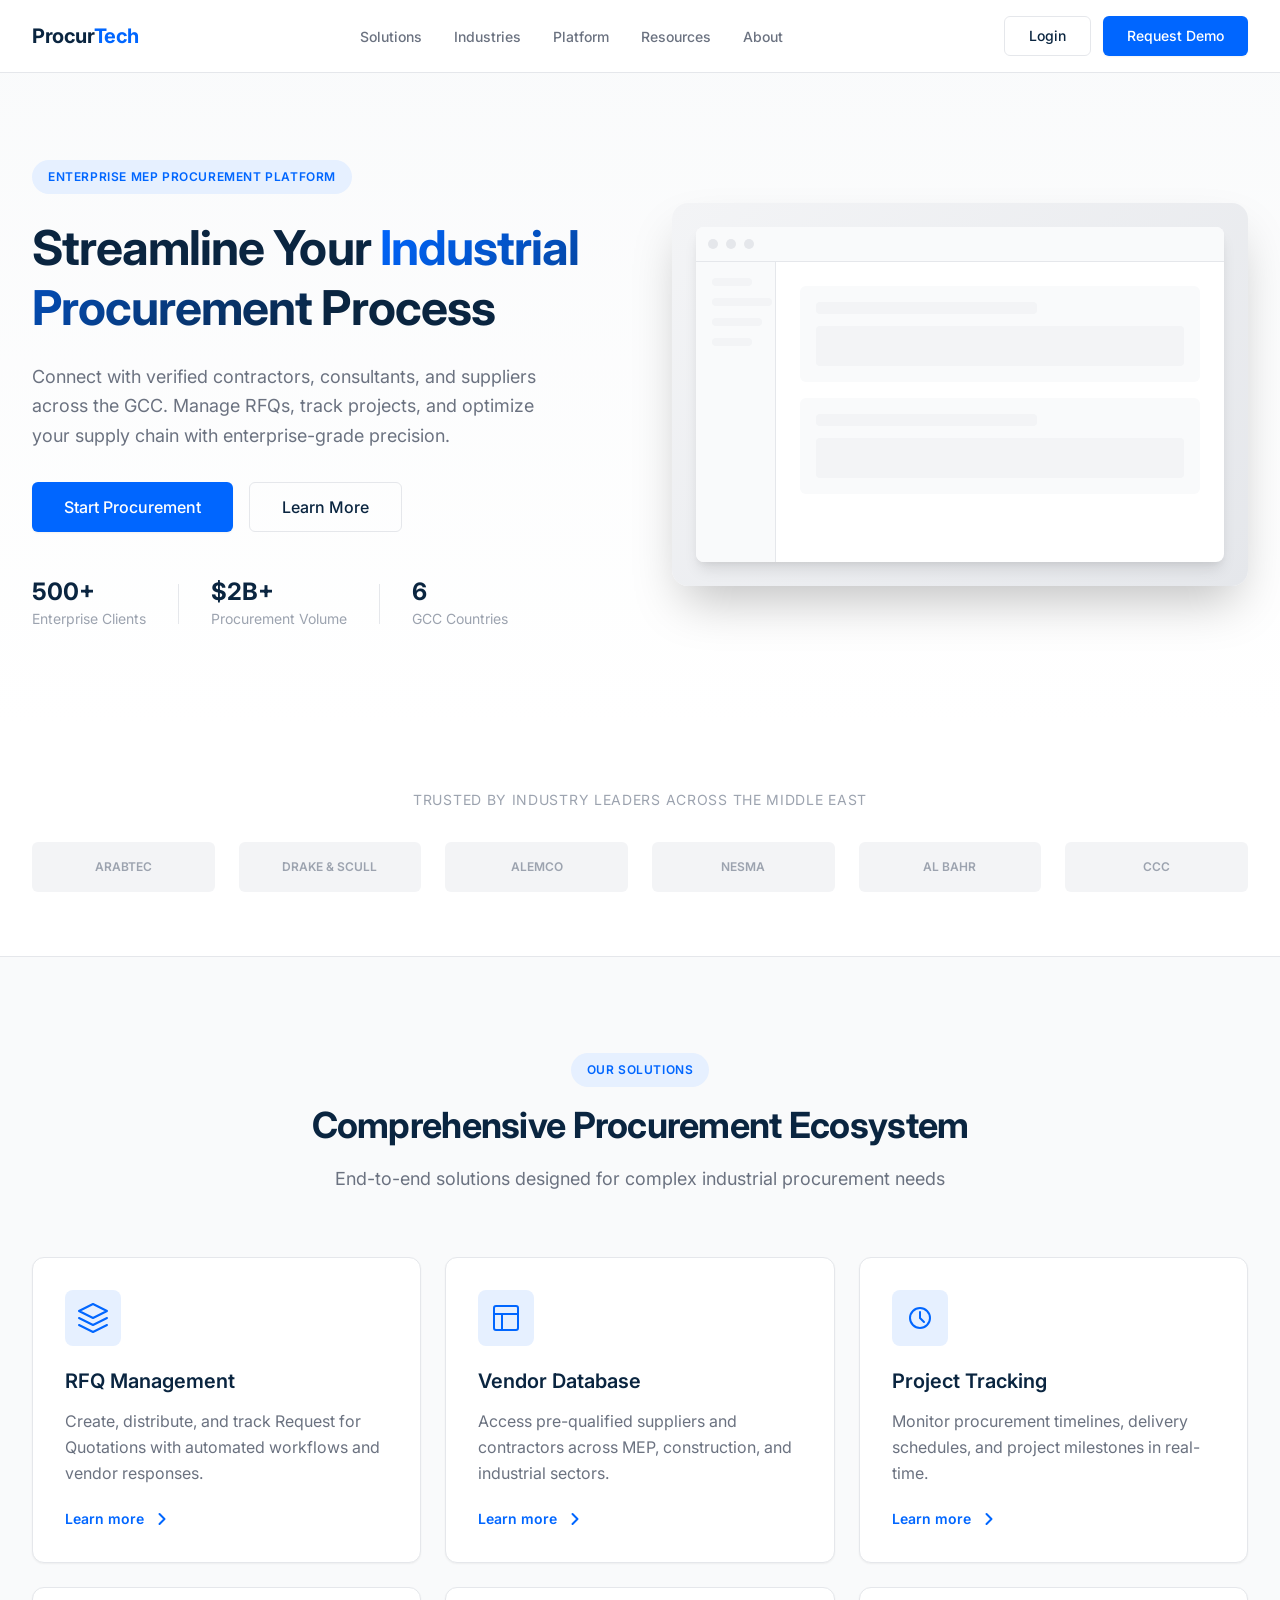
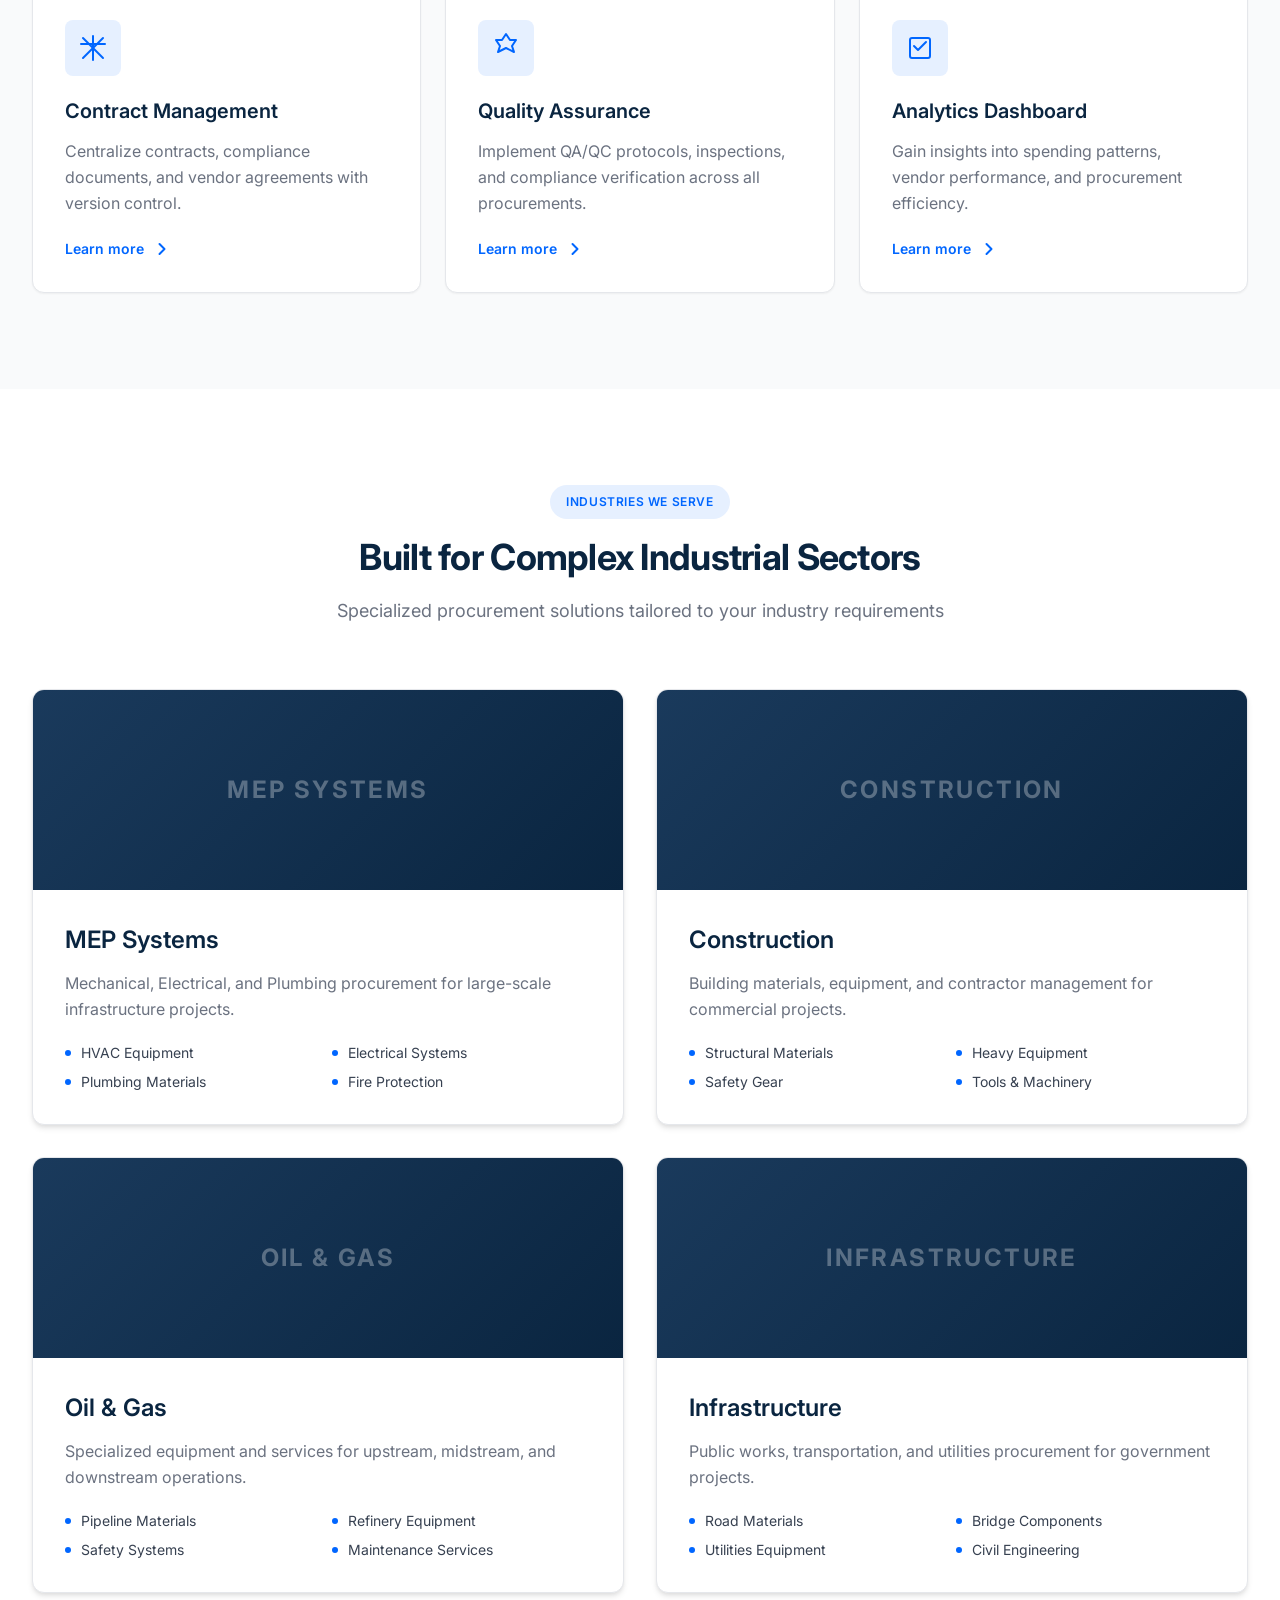
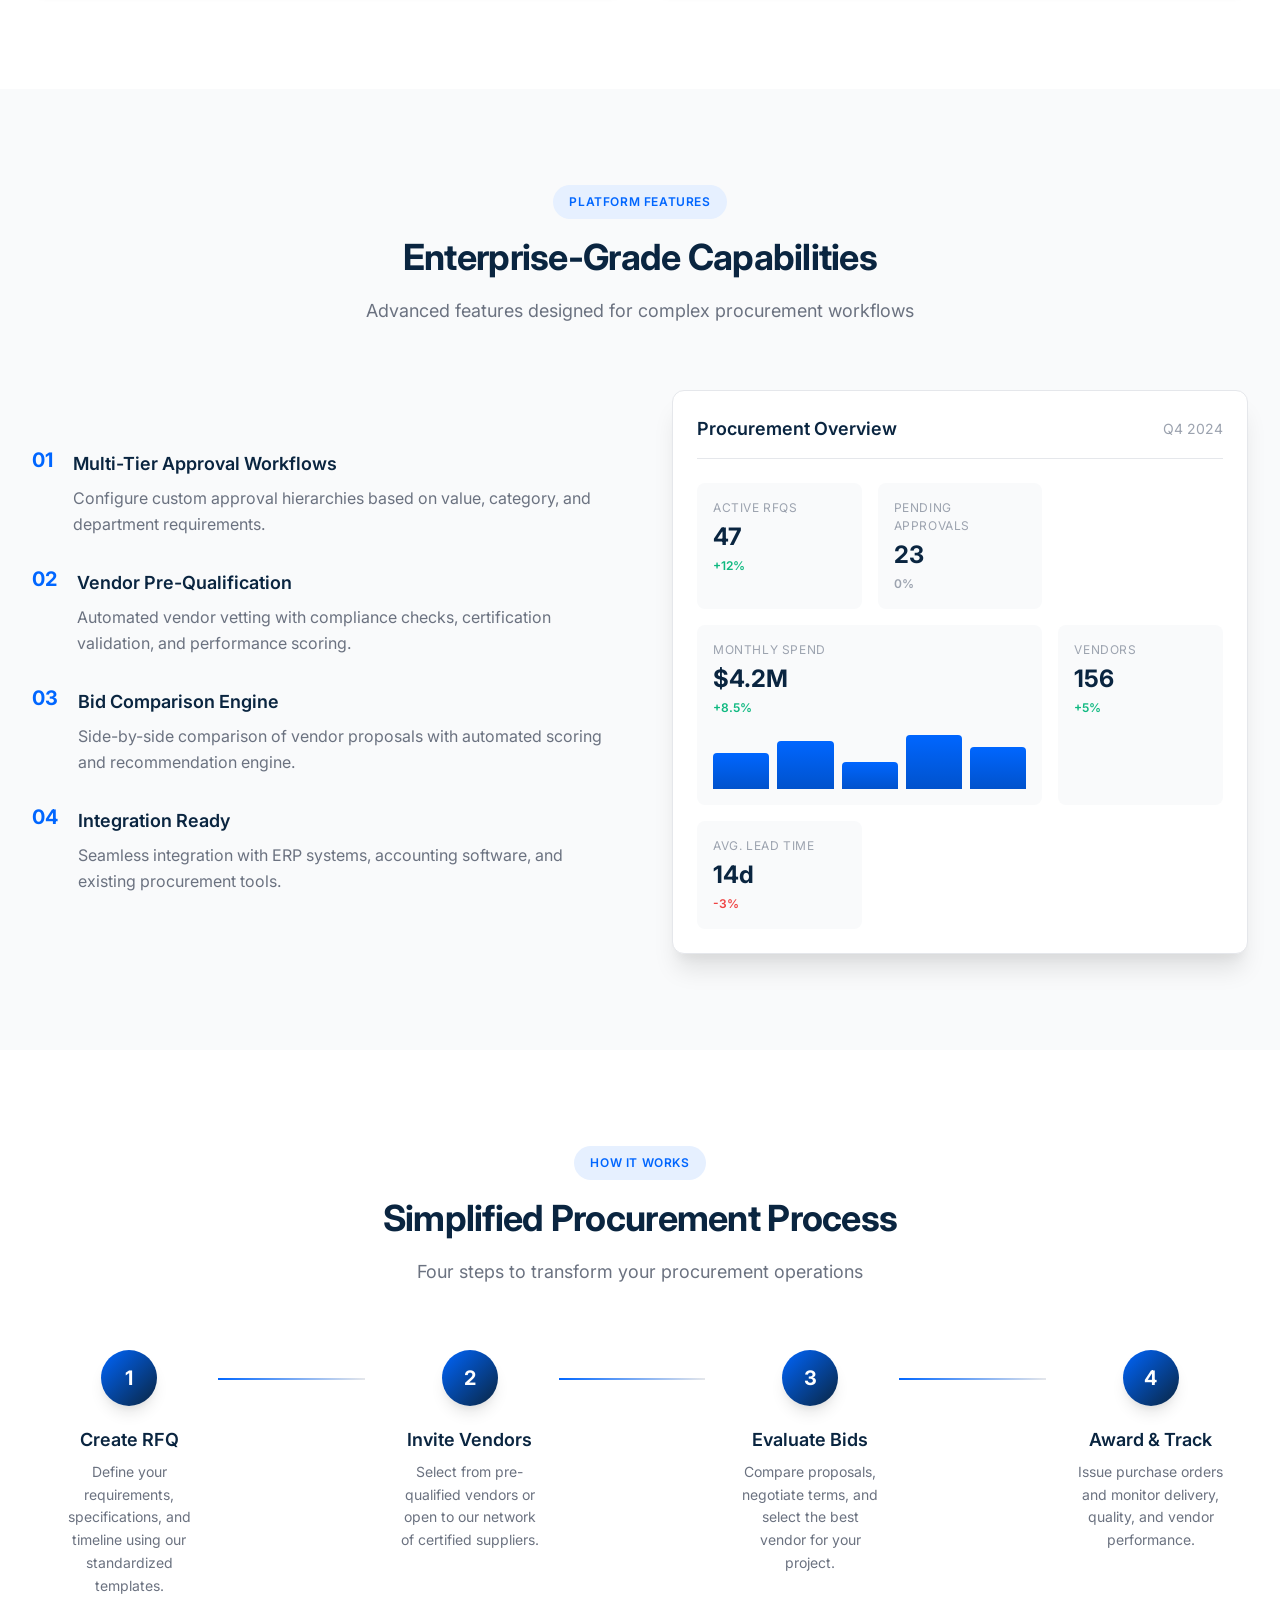
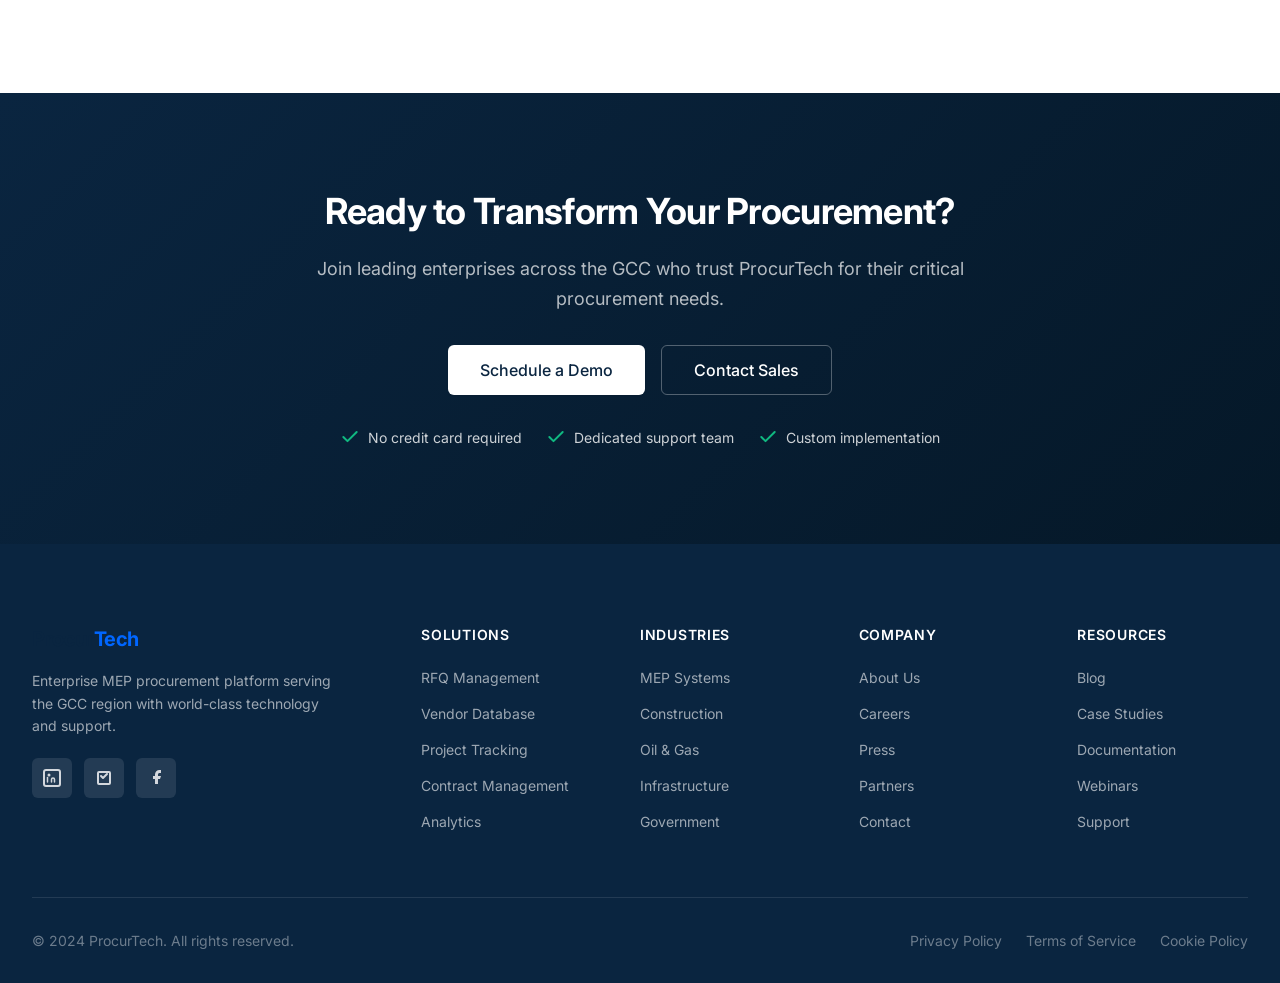
<file: index.html>
<!DOCTYPE html>
<html lang="en">
<head>
    <meta charset="UTF-8">
    <meta name="viewport" content="width=device-width, initial-scale=1.0">
    <title>ProcurTech - Enterprise MEP Procurement Platform</title>
    <link rel="stylesheet" href="style.css">
    <link rel="preconnect" href="https://fonts.googleapis.com">
    <link rel="preconnect" href="https://fonts.gstatic.com" crossorigin>
    <link href="https://fonts.googleapis.com/css2?family=Inter:wght@300;400;500;600;700&display=swap" rel="stylesheet">
</head>
<body>
    <!-- Header -->
    <header class="header">
        <div class="container header-container">
            <div class="logo">
                <span class="logo-text">Procur<span class="logo-accent">Tech</span></span>
            </div>
            <nav class="nav">
                <ul class="nav-list">
                    <li><a href="#solutions" class="nav-link">Solutions</a></li>
                    <li><a href="#industries" class="nav-link">Industries</a></li>
                    <li><a href="#platform" class="nav-link">Platform</a></li>
                    <li><a href="#resources" class="nav-link">Resources</a></li>
                    <li><a href="#about" class="nav-link">About</a></li>
                </ul>
            </nav>
            <div class="header-actions">
                <a href="#login" class="btn btn-outline">Login</a>
                <a href="#demo" class="btn btn-primary">Request Demo</a>
            </div>
            <button class="mobile-menu-btn" aria-label="Toggle menu">
                <span></span>
                <span></span>
                <span></span>
            </button>
        </div>
    </header>

    <!-- Hero Section -->
    <section class="hero">
        <div class="container hero-container">
            <div class="hero-content">
                <div class="hero-badge">Enterprise MEP Procurement Platform</div>
                <h1 class="hero-title">Streamline Your <span class="text-gradient">Industrial Procurement</span> Process</h1>
                <p class="hero-description">Connect with verified contractors, consultants, and suppliers across the GCC. Manage RFQs, track projects, and optimize your supply chain with enterprise-grade precision.</p>
                <div class="hero-actions">
                    <a href="#start" class="btn btn-primary btn-large">Start Procurement</a>
                    <a href="#learn" class="btn btn-outline btn-large">Learn More</a>
                </div>
                <div class="hero-stats">
                    <div class="stat-item">
                        <span class="stat-number">500+</span>
                        <span class="stat-label">Enterprise Clients</span>
                    </div>
                    <div class="stat-divider"></div>
                    <div class="stat-item">
                        <span class="stat-number">$2B+</span>
                        <span class="stat-label">Procurement Volume</span>
                    </div>
                    <div class="stat-divider"></div>
                    <div class="stat-item">
                        <span class="stat-number">6</span>
                        <span class="stat-label">GCC Countries</span>
                    </div>
                </div>
            </div>
            <div class="hero-visual">
                <div class="hero-image-placeholder">
                    <div class="platform-preview">
                        <div class="preview-header">
                            <div class="preview-dot"></div>
                            <div class="preview-dot"></div>
                            <div class="preview-dot"></div>
                        </div>
                        <div class="preview-content">
                            <div class="preview-sidebar">
                                <div class="preview-line short"></div>
                                <div class="preview-line medium"></div>
                                <div class="preview-line long"></div>
                                <div class="preview-line short"></div>
                            </div>
                            <div class="preview-main">
                                <div class="preview-card">
                                    <div class="preview-card-header"></div>
                                    <div class="preview-card-body"></div>
                                </div>
                                <div class="preview-card">
                                    <div class="preview-card-header"></div>
                                    <div class="preview-card-body"></div>
                                </div>
                            </div>
                        </div>
                    </div>
                </div>
            </div>
        </div>
    </section>

    <!-- Trusted By Section -->
    <section class="trusted-by">
        <div class="container">
            <p class="section-subtitle">Trusted by industry leaders across the Middle East</p>
            <div class="logo-grid">
                <div class="logo-item">
                    <div class="logo-placeholder">ARABTEC</div>
                </div>
                <div class="logo-item">
                    <div class="logo-placeholder">DRAKE & SCULL</div>
                </div>
                <div class="logo-item">
                    <div class="logo-placeholder">ALEMCO</div>
                </div>
                <div class="logo-item">
                    <div class="logo-placeholder">NESMA</div>
                </div>
                <div class="logo-item">
                    <div class="logo-placeholder">AL BAHR</div>
                </div>
                <div class="logo-item">
                    <div class="logo-placeholder">CCC</div>
                </div>
            </div>
        </div>
    </section>

    <!-- Solutions Section -->
    <section id="solutions" class="solutions">
        <div class="container">
            <div class="section-header">
                <div class="section-badge">Our Solutions</div>
                <h2 class="section-title">Comprehensive Procurement Ecosystem</h2>
                <p class="section-description">End-to-end solutions designed for complex industrial procurement needs</p>
            </div>
            <div class="solutions-grid">
                <div class="solution-card">
                    <div class="solution-icon">
                        <svg width="32" height="32" viewBox="0 0 32 32" fill="none" xmlns="http://www.w3.org/2000/svg">
                            <path d="M16 2L2 9L16 16L30 9L16 2Z" stroke="currentColor" stroke-width="2" stroke-linecap="round" stroke-linejoin="round"/>
                            <path d="M2 23L16 30L30 23" stroke="currentColor" stroke-width="2" stroke-linecap="round" stroke-linejoin="round"/>
                            <path d="M2 16L16 23L30 16" stroke="currentColor" stroke-width="2" stroke-linecap="round" stroke-linejoin="round"/>
                        </svg>
                    </div>
                    <h3 class="solution-title">RFQ Management</h3>
                    <p class="solution-description">Create, distribute, and track Request for Quotations with automated workflows and vendor responses.</p>
                    <a href="#rfq" class="solution-link">
                        <span>Learn more</span>
                        <svg width="20" height="20" viewBox="0 0 20 20" fill="none" xmlns="http://www.w3.org/2000/svg">
                            <path d="M7.5 15L12.5 10L7.5 5" stroke="currentColor" stroke-width="2" stroke-linecap="round" stroke-linejoin="round"/>
                        </svg>
                    </a>
                </div>
                <div class="solution-card">
                    <div class="solution-icon">
                        <svg width="32" height="32" viewBox="0 0 32 32" fill="none" xmlns="http://www.w3.org/2000/svg">
                            <rect x="4" y="4" width="24" height="24" rx="2" stroke="currentColor" stroke-width="2"/>
                            <path d="M4 12H28" stroke="currentColor" stroke-width="2"/>
                            <path d="M12 12V28" stroke="currentColor" stroke-width="2"/>
                        </svg>
                    </div>
                    <h3 class="solution-title">Vendor Database</h3>
                    <p class="solution-description">Access pre-qualified suppliers and contractors across MEP, construction, and industrial sectors.</p>
                    <a href="#vendors" class="solution-link">
                        <span>Learn more</span>
                        <svg width="20" height="20" viewBox="0 0 20 20" fill="none" xmlns="http://www.w3.org/2000/svg">
                            <path d="M7.5 15L12.5 10L7.5 5" stroke="currentColor" stroke-width="2" stroke-linecap="round" stroke-linejoin="round"/>
                        </svg>
                    </a>
                </div>
                <div class="solution-card">
                    <div class="solution-icon">
                        <svg width="32" height="32" viewBox="0 0 32 32" fill="none" xmlns="http://www.w3.org/2000/svg">
                            <circle cx="16" cy="16" r="10" stroke="currentColor" stroke-width="2"/>
                            <path d="M16 10V16L20 20" stroke="currentColor" stroke-width="2" stroke-linecap="round"/>
                        </svg>
                    </div>
                    <h3 class="solution-title">Project Tracking</h3>
                    <p class="solution-description">Monitor procurement timelines, delivery schedules, and project milestones in real-time.</p>
                    <a href="#tracking" class="solution-link">
                        <span>Learn more</span>
                        <svg width="20" height="20" viewBox="0 0 20 20" fill="none" xmlns="http://www.w3.org/2000/svg">
                            <path d="M7.5 15L12.5 10L7.5 5" stroke="currentColor" stroke-width="2" stroke-linecap="round" stroke-linejoin="round"/>
                        </svg>
                    </a>
                </div>
                <div class="solution-card">
                    <div class="solution-icon">
                        <svg width="32" height="32" viewBox="0 0 32 32" fill="none" xmlns="http://www.w3.org/2000/svg">
                            <path d="M16 4V28" stroke="currentColor" stroke-width="2" stroke-linecap="round"/>
                            <path d="M4 12H28" stroke="currentColor" stroke-width="2" stroke-linecap="round"/>
                            <path d="M6 6L26 26" stroke="currentColor" stroke-width="2" stroke-linecap="round"/>
                            <path d="M26 6L6 26" stroke="currentColor" stroke-width="2" stroke-linecap="round"/>
                        </svg>
                    </div>
                    <h3 class="solution-title">Contract Management</h3>
                    <p class="solution-description">Centralize contracts, compliance documents, and vendor agreements with version control.</p>
                    <a href="#contracts" class="solution-link">
                        <span>Learn more</span>
                        <svg width="20" height="20" viewBox="0 0 20 20" fill="none" xmlns="http://www.w3.org/2000/svg">
                            <path d="M7.5 15L12.5 10L7.5 5" stroke="currentColor" stroke-width="2" stroke-linecap="round" stroke-linejoin="round"/>
                        </svg>
                    </a>
                </div>
                <div class="solution-card">
                    <div class="solution-icon">
                        <svg width="32" height="32" viewBox="0 0 32 32" fill="none" xmlns="http://www.w3.org/2000/svg">
                            <path d="M16 2L20 8H26L22 14L24 20L16 16L8 20L10 14L6 8H12L16 2Z" stroke="currentColor" stroke-width="2" stroke-linecap="round" stroke-linejoin="round"/>
                        </svg>
                    </div>
                    <h3 class="solution-title">Quality Assurance</h3>
                    <p class="solution-description">Implement QA/QC protocols, inspections, and compliance verification across all procurements.</p>
                    <a href="#quality" class="solution-link">
                        <span>Learn more</span>
                        <svg width="20" height="20" viewBox="0 0 20 20" fill="none" xmlns="http://www.w3.org/2000/svg">
                            <path d="M7.5 15L12.5 10L7.5 5" stroke="currentColor" stroke-width="2" stroke-linecap="round" stroke-linejoin="round"/>
                        </svg>
                    </a>
                </div>
                <div class="solution-card">
                    <div class="solution-icon">
                        <svg width="32" height="32" viewBox="0 0 32 32" fill="none" xmlns="http://www.w3.org/2000/svg">
                            <rect x="6" y="6" width="20" height="20" rx="2" stroke="currentColor" stroke-width="2"/>
                            <path d="M10 14L14 18L22 10" stroke="currentColor" stroke-width="2" stroke-linecap="round" stroke-linejoin="round"/>
                        </svg>
                    </div>
                    <h3 class="solution-title">Analytics Dashboard</h3>
                    <p class="solution-description">Gain insights into spending patterns, vendor performance, and procurement efficiency.</p>
                    <a href="#analytics" class="solution-link">
                        <span>Learn more</span>
                        <svg width="20" height="20" viewBox="0 0 20 20" fill="none" xmlns="http://www.w3.org/2000/svg">
                            <path d="M7.5 15L12.5 10L7.5 5" stroke="currentColor" stroke-width="2" stroke-linecap="round" stroke-linejoin="round"/>
                        </svg>
                    </a>
                </div>
            </div>
        </div>
    </section>

    <!-- Industries Section -->
    <section id="industries" class="industries">
        <div class="container">
            <div class="section-header">
                <div class="section-badge">Industries We Serve</div>
                <h2 class="section-title">Built for Complex Industrial Sectors</h2>
                <p class="section-description">Specialized procurement solutions tailored to your industry requirements</p>
            </div>
            <div class="industries-grid">
                <div class="industry-card">
                    <div class="industry-image">
                        <div class="industry-placeholder">MEP SYSTEMS</div>
                    </div>
                    <div class="industry-content">
                        <h3 class="industry-title">MEP Systems</h3>
                        <p class="industry-description">Mechanical, Electrical, and Plumbing procurement for large-scale infrastructure projects.</p>
                        <ul class="industry-list">
                            <li>HVAC Equipment</li>
                            <li>Electrical Systems</li>
                            <li>Plumbing Materials</li>
                            <li>Fire Protection</li>
                        </ul>
                    </div>
                </div>
                <div class="industry-card">
                    <div class="industry-image">
                        <div class="industry-placeholder">CONSTRUCTION</div>
                    </div>
                    <div class="industry-content">
                        <h3 class="industry-title">Construction</h3>
                        <p class="industry-description">Building materials, equipment, and contractor management for commercial projects.</p>
                        <ul class="industry-list">
                            <li>Structural Materials</li>
                            <li>Heavy Equipment</li>
                            <li>Safety Gear</li>
                            <li>Tools & Machinery</li>
                        </ul>
                    </div>
                </div>
                <div class="industry-card">
                    <div class="industry-image">
                        <div class="industry-placeholder">OIL & GAS</div>
                    </div>
                    <div class="industry-content">
                        <h3 class="industry-title">Oil & Gas</h3>
                        <p class="industry-description">Specialized equipment and services for upstream, midstream, and downstream operations.</p>
                        <ul class="industry-list">
                            <li>Pipeline Materials</li>
                            <li>Refinery Equipment</li>
                            <li>Safety Systems</li>
                            <li>Maintenance Services</li>
                        </ul>
                    </div>
                </div>
                <div class="industry-card">
                    <div class="industry-image">
                        <div class="industry-placeholder">INFRASTRUCTURE</div>
                    </div>
                    <div class="industry-content">
                        <h3 class="industry-title">Infrastructure</h3>
                        <p class="industry-description">Public works, transportation, and utilities procurement for government projects.</p>
                        <ul class="industry-list">
                            <li>Road Materials</li>
                            <li>Bridge Components</li>
                            <li>Utilities Equipment</li>
                            <li>Civil Engineering</li>
                        </ul>
                    </div>
                </div>
            </div>
        </div>
    </section>

    <!-- Platform Features Section -->
    <section id="platform" class="platform">
        <div class="container">
            <div class="section-header">
                <div class="section-badge">Platform Features</div>
                <h2 class="section-title">Enterprise-Grade Capabilities</h2>
                <p class="section-description">Advanced features designed for complex procurement workflows</p>
            </div>
            <div class="platform-content">
                <div class="platform-text">
                    <div class="feature-item">
                        <div class="feature-number">01</div>
                        <div class="feature-content">
                            <h3 class="feature-title">Multi-Tier Approval Workflows</h3>
                            <p class="feature-description">Configure custom approval hierarchies based on value, category, and department requirements.</p>
                        </div>
                    </div>
                    <div class="feature-item">
                        <div class="feature-number">02</div>
                        <div class="feature-content">
                            <h3 class="feature-title">Vendor Pre-Qualification</h3>
                            <p class="feature-description">Automated vendor vetting with compliance checks, certification validation, and performance scoring.</p>
                        </div>
                    </div>
                    <div class="feature-item">
                        <div class="feature-number">03</div>
                        <div class="feature-content">
                            <h3 class="feature-title">Bid Comparison Engine</h3>
                            <p class="feature-description">Side-by-side comparison of vendor proposals with automated scoring and recommendation engine.</p>
                        </div>
                    </div>
                    <div class="feature-item">
                        <div class="feature-number">04</div>
                        <div class="feature-content">
                            <h3 class="feature-title">Integration Ready</h3>
                            <p class="feature-description">Seamless integration with ERP systems, accounting software, and existing procurement tools.</p>
                        </div>
                    </div>
                </div>
                <div class="platform-visual">
                    <div class="platform-dashboard">
                        <div class="dashboard-header">
                            <div class="dashboard-title">Procurement Overview</div>
                            <div class="dashboard-period">Q4 2024</div>
                        </div>
                        <div class="dashboard-grid">
                            <div class="dashboard-card small">
                                <div class="dashboard-card-label">Active RFQs</div>
                                <div class="dashboard-card-value">47</div>
                                <div class="dashboard-card-trend positive">+12%</div>
                            </div>
                            <div class="dashboard-card small">
                                <div class="dashboard-card-label">Pending Approvals</div>
                                <div class="dashboard-card-value">23</div>
                                <div class="dashboard-card-trend neutral">0%</div>
                            </div>
                            <div class="dashboard-card wide">
                                <div class="dashboard-card-label">Monthly Spend</div>
                                <div class="dashboard-card-value">$4.2M</div>
                                <div class="dashboard-card-trend positive">+8.5%</div>
                                <div class="dashboard-chart">
                                    <div class="chart-bar" style="height: 60%"></div>
                                    <div class="chart-bar" style="height: 80%"></div>
                                    <div class="chart-bar" style="height: 45%"></div>
                                    <div class="chart-bar" style="height: 90%"></div>
                                    <div class="chart-bar" style="height: 70%"></div>
                                </div>
                            </div>
                            <div class="dashboard-card small">
                                <div class="dashboard-card-label">Vendors</div>
                                <div class="dashboard-card-value">156</div>
                                <div class="dashboard-card-trend positive">+5%</div>
                            </div>
                            <div class="dashboard-card small">
                                <div class="dashboard-card-label">Avg. Lead Time</div>
                                <div class="dashboard-card-value">14d</div>
                                <div class="dashboard-card-trend negative">-3%</div>
                            </div>
                        </div>
                    </div>
                </div>
            </div>
        </div>
    </section>

    <!-- How It Works Section -->
    <section class="how-it-works">
        <div class="container">
            <div class="section-header">
                <div class="section-badge">How It Works</div>
                <h2 class="section-title">Simplified Procurement Process</h2>
                <p class="section-description">Four steps to transform your procurement operations</p>
            </div>
            <div class="process-timeline">
                <div class="process-step">
                    <div class="step-number">1</div>
                    <div class="step-content">
                        <h3 class="step-title">Create RFQ</h3>
                        <p class="step-description">Define your requirements, specifications, and timeline using our standardized templates.</p>
                    </div>
                </div>
                <div class="process-connector"></div>
                <div class="process-step">
                    <div class="step-number">2</div>
                    <div class="step-content">
                        <h3 class="step-title">Invite Vendors</h3>
                        <p class="step-description">Select from pre-qualified vendors or open to our network of certified suppliers.</p>
                    </div>
                </div>
                <div class="process-connector"></div>
                <div class="process-step">
                    <div class="step-number">3</div>
                    <div class="step-content">
                        <h3 class="step-title">Evaluate Bids</h3>
                        <p class="step-description">Compare proposals, negotiate terms, and select the best vendor for your project.</p>
                    </div>
                </div>
                <div class="process-connector"></div>
                <div class="process-step">
                    <div class="step-number">4</div>
                    <div class="step-content">
                        <h3 class="step-title">Award & Track</h3>
                        <p class="step-description">Issue purchase orders and monitor delivery, quality, and vendor performance.</p>
                    </div>
                </div>
            </div>
        </div>
    </section>

    <!-- CTA Section -->
    <section class="cta">
        <div class="container">
            <div class="cta-content">
                <h2 class="cta-title">Ready to Transform Your Procurement?</h2>
                <p class="cta-description">Join leading enterprises across the GCC who trust ProcurTech for their critical procurement needs.</p>
                <div class="cta-actions">
                    <a href="#demo" class="btn btn-white btn-large">Schedule a Demo</a>
                    <a href="#contact" class="btn btn-outline-white btn-large">Contact Sales</a>
                </div>
                <div class="cta-features">
                    <div class="cta-feature">
                        <svg width="20" height="20" viewBox="0 0 20 20" fill="none" xmlns="http://www.w3.org/2000/svg">
                            <path d="M16.667 5L7.5 14.167L3.333 10" stroke="currentColor" stroke-width="2" stroke-linecap="round" stroke-linejoin="round"/>
                        </svg>
                        <span>No credit card required</span>
                    </div>
                    <div class="cta-feature">
                        <svg width="20" height="20" viewBox="0 0 20 20" fill="none" xmlns="http://www.w3.org/2000/svg">
                            <path d="M16.667 5L7.5 14.167L3.333 10" stroke="currentColor" stroke-width="2" stroke-linecap="round" stroke-linejoin="round"/>
                        </svg>
                        <span>Dedicated support team</span>
                    </div>
                    <div class="cta-feature">
                        <svg width="20" height="20" viewBox="0 0 20 20" fill="none" xmlns="http://www.w3.org/2000/svg">
                            <path d="M16.667 5L7.5 14.167L3.333 10" stroke="currentColor" stroke-width="2" stroke-linecap="round" stroke-linejoin="round"/>
                        </svg>
                        <span>Custom implementation</span>
                    </div>
                </div>
            </div>
        </div>
    </section>

    <!-- Footer -->
    <footer class="footer">
        <div class="container">
            <div class="footer-grid">
                <div class="footer-brand">
                    <div class="logo">
                        <span class="logo-text">Procur<span class="logo-accent">Tech</span></span>
                    </div>
                    <p class="footer-description">Enterprise MEP procurement platform serving the GCC region with world-class technology and support.</p>
                    <div class="footer-social">
                        <a href="#" class="social-link" aria-label="LinkedIn">
                            <svg width="20" height="20" viewBox="0 0 20 20" fill="none" xmlns="http://www.w3.org/2000/svg">
                                <rect x="2" y="2" width="16" height="16" rx="2" stroke="currentColor" stroke-width="2"/>
                                <circle cx="7" cy="7" r="1.5" fill="currentColor"/>
                                <path d="M5.5 14V9.5" stroke="currentColor" stroke-width="1.5" stroke-linecap="round"/>
                                <path d="M9.5 14V11.5C9.5 10.672 10.172 10 11 10C11.828 10 12.5 10.672 12.5 11.5V14" stroke="currentColor" stroke-width="1.5" stroke-linecap="round"/>
                            </svg>
                        </a>
                        <a href="#" class="social-link" aria-label="Twitter">
                            <svg width="20" height="20" viewBox="0 0 20 20" fill="none" xmlns="http://www.w3.org/2000/svg">
                                <path d="M15 4C15.5523 4 16 4.44772 16 5V15C16 15.5523 15.5523 16 15 16H5C4.44772 16 4 15.5523 4 15V5C4 4.44772 4.44772 4 5 4H15Z" stroke="currentColor" stroke-width="2"/>
                                <path d="M7 8L9 10L13 6" stroke="currentColor" stroke-width="2" stroke-linecap="round" stroke-linejoin="round"/>
                            </svg>
                        </a>
                        <a href="#" class="social-link" aria-label="Facebook">
                            <svg width="20" height="20" viewBox="0 0 20 20" fill="none" xmlns="http://www.w3.org/2000/svg">
                                <path d="M12 16V11H14L15 8H12V6.5C12 5.67157 12.6716 5 13.5 5H15V2H13.5C11.0147 2 9 4.01472 9 6.5V8H7V11H9V16H12Z" fill="currentColor"/>
                            </svg>
                        </a>
                    </div>
                </div>
                <div class="footer-links">
                    <h4 class="footer-heading">Solutions</h4>
                    <ul class="footer-list">
                        <li><a href="#rfq" class="footer-link">RFQ Management</a></li>
                        <li><a href="#vendors" class="footer-link">Vendor Database</a></li>
                        <li><a href="#tracking" class="footer-link">Project Tracking</a></li>
                        <li><a href="#contracts" class="footer-link">Contract Management</a></li>
                        <li><a href="#analytics" class="footer-link">Analytics</a></li>
                    </ul>
                </div>
                <div class="footer-links">
                    <h4 class="footer-heading">Industries</h4>
                    <ul class="footer-list">
                        <li><a href="#mep" class="footer-link">MEP Systems</a></li>
                        <li><a href="#construction" class="footer-link">Construction</a></li>
                        <li><a href="#oil-gas" class="footer-link">Oil & Gas</a></li>
                        <li><a href="#infrastructure" class="footer-link">Infrastructure</a></li>
                        <li><a href="#government" class="footer-link">Government</a></li>
                    </ul>
                </div>
                <div class="footer-links">
                    <h4 class="footer-heading">Company</h4>
                    <ul class="footer-list">
                        <li><a href="#about" class="footer-link">About Us</a></li>
                        <li><a href="#careers" class="footer-link">Careers</a></li>
                        <li><a href="#press" class="footer-link">Press</a></li>
                        <li><a href="#partners" class="footer-link">Partners</a></li>
                        <li><a href="#contact" class="footer-link">Contact</a></li>
                    </ul>
                </div>
                <div class="footer-links">
                    <h4 class="footer-heading">Resources</h4>
                    <ul class="footer-list">
                        <li><a href="#blog" class="footer-link">Blog</a></li>
                        <li><a href="#case-studies" class="footer-link">Case Studies</a></li>
                        <li><a href="#documentation" class="footer-link">Documentation</a></li>
                        <li><a href="#webinars" class="footer-link">Webinars</a></li>
                        <li><a href="#support" class="footer-link">Support</a></li>
                    </ul>
                </div>
            </div>
            <div class="footer-bottom">
                <div class="footer-copyright">
                    © 2024 ProcurTech. All rights reserved.
                </div>
                <div class="footer-legal">
                    <a href="#privacy" class="legal-link">Privacy Policy</a>
                    <a href="#terms" class="legal-link">Terms of Service</a>
                    <a href="#cookies" class="legal-link">Cookie Policy</a>
                </div>
            </div>
        </div>
    </footer>
</body>
</html>
</file>
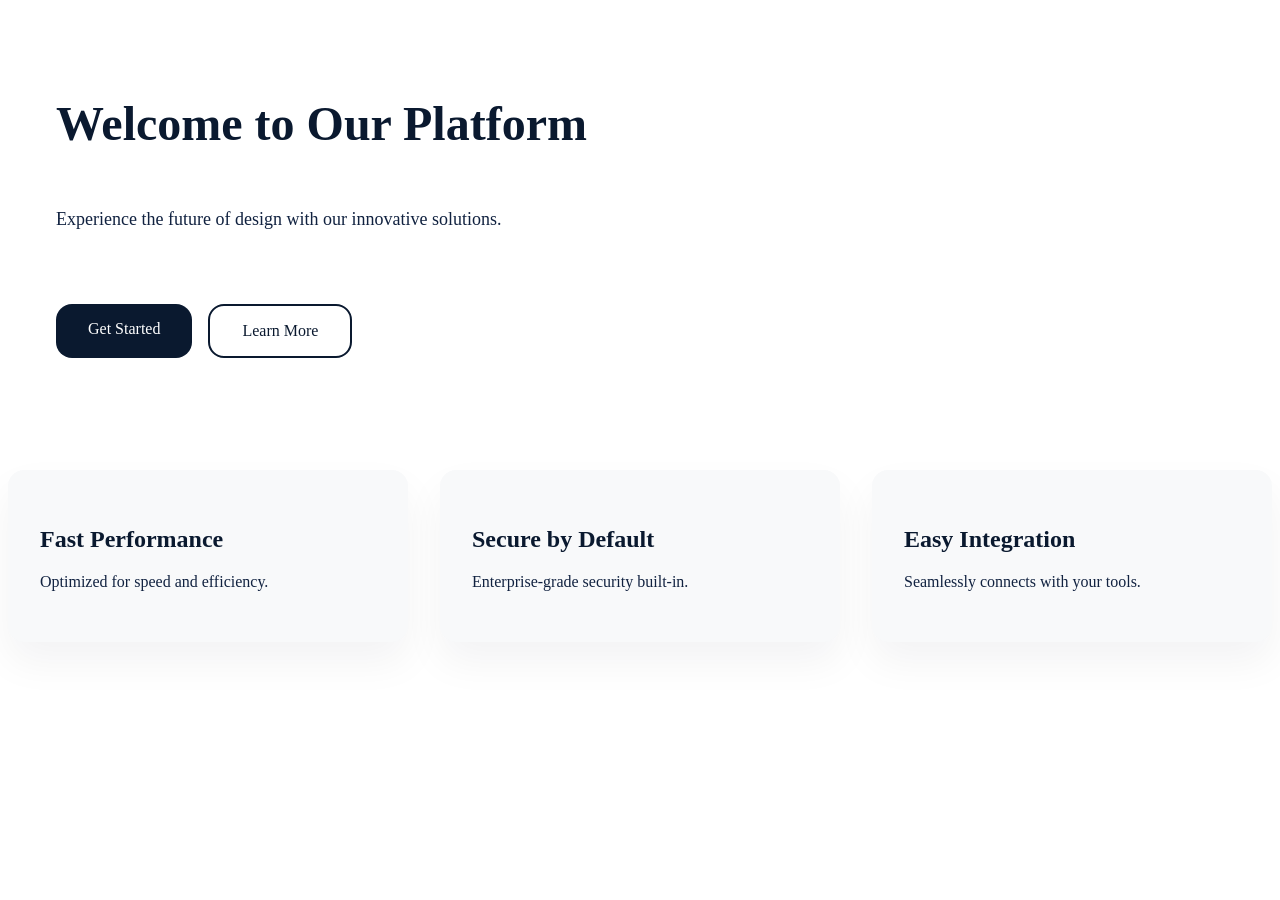
<file: test_input.html>
<!DOCTYPE html>
<html>
<head>
    <title>Test Design</title>
</head>
<body>
    <section class="hero-section">
        <div class="container" style="display: flex; flex-direction: column; gap: 24px; padding: 48px;">
            <h1 style="font-size: 48px; font-weight: 600; color: #0A192F; margin-bottom: 16px;">Welcome to Our Platform</h1>
            <p style="font-size: 18px; color: #112240; max-width: 600px;">Experience the future of design with our innovative solutions.</p>
            <div style="display: flex; gap: 16px; margin-top: 32px;">
                <a href="#" class="btn-primary" style="background-color: #0A192F; color: white; padding: 16px 32px; border-radius: 16px; text-decoration: none;">Get Started</a>
                <a href="#" class="btn-secondary" style="border: 2px solid #0A192F; color: #0A192F; padding: 16px 32px; border-radius: 16px; text-decoration: none;">Learn More</a>
            </div>
        </div>
    </section>
    <section class="features-section" style="padding: 64px 0;">
        <div class="container" style="display: grid; grid-template-columns: repeat(3, 1fr); gap: 32px;">
            <div class="feature-card" style="background-color: #f8f9fa; padding: 32px; border-radius: 16px; box-shadow: 0 20px 40px rgba(10, 25, 47, 0.05);">
                <h3 style="font-size: 24px; font-weight: 600; color: #0A192F; margin-bottom: 12px;">Fast Performance</h3>
                <p style="color: #112240; line-height: 1.6;">Optimized for speed and efficiency.</p>
            </div>
            <div class="feature-card" style="background-color: #f8f9fa; padding: 32px; border-radius: 16px; box-shadow: 0 20px 40px rgba(10, 25, 47, 0.05);">
                <h3 style="font-size: 24px; font-weight: 600; color: #0A192F; margin-bottom: 12px;">Secure by Default</h3>
                <p style="color: #112240; line-height: 1.6;">Enterprise-grade security built-in.</p>
            </div>
            <div class="feature-card" style="background-color: #f8f9fa; padding: 32px; border-radius: 16px; box-shadow: 0 20px 40px rgba(10, 25, 47, 0.05);">
                <h3 style="font-size: 24px; font-weight: 600; color: #0A192F; margin-bottom: 12px;">Easy Integration</h3>
                <p style="color: #112240; line-height: 1.6;">Seamlessly connects with your tools.</p>
            </div>
        </div>
    </section>
</body>
</html>
</file>
<file: style.css>
/* ============================================
   DESIGN SYSTEM - CSS VARIABLES
   ============================================ */

:root {
    /* Colors - Premium Enterprise Palette */
    --color-primary: #0A2540;
    --color-primary-light: #1A3A5C;
    --color-primary-dark: #051828;
    
    --color-accent: #0066FF;
    --color-accent-hover: #0052CC;
    --color-accent-light: #E6F0FF;
    
    --color-secondary: #6B7280;
    --color-tertiary: #9CA3AF;
    
    --color-success: #10B981;
    --color-warning: #F59E0B;
    --color-error: #EF4444;
    
    /* Neutrals */
    --color-white: #FFFFFF;
    --color-off-white: #F9FAFB;
    --color-light-gray: #F3F4F6;
    --color-medium-gray: #E5E7EB;
    --color-dark-gray: #6B7280;
    --color-darker-gray: #374151;
    --color-black: #111827;
    
    /* Typography */
    --font-family: 'Inter', -apple-system, BlinkMacSystemFont, 'Segoe UI', Roboto, sans-serif;
    --font-size-xs: 0.75rem;
    --font-size-sm: 0.875rem;
    --font-size-base: 1rem;
    --font-size-lg: 1.125rem;
    --font-size-xl: 1.25rem;
    --font-size-2xl: 1.5rem;
    --font-size-3xl: 1.875rem;
    --font-size-4xl: 2.25rem;
    --font-size-5xl: 3rem;
    --font-size-6xl: 3.75rem;
    
    --font-weight-light: 300;
    --font-weight-normal: 400;
    --font-weight-medium: 500;
    --font-weight-semibold: 600;
    --font-weight-bold: 700;
    
    --line-height-tight: 1.25;
    --line-height-normal: 1.5;
    --line-height-relaxed: 1.625;
    
    /* Spacing */
    --spacing-0: 0;
    --spacing-1: 0.25rem;
    --spacing-2: 0.5rem;
    --spacing-3: 0.75rem;
    --spacing-4: 1rem;
    --spacing-5: 1.25rem;
    --spacing-6: 1.5rem;
    --spacing-8: 2rem;
    --spacing-10: 2.5rem;
    --spacing-12: 3rem;
    --spacing-16: 4rem;
    --spacing-20: 5rem;
    --spacing-24: 6rem;
    
    /* Border Radius */
    --radius-sm: 4px;
    --radius-md: 6px;
    --radius-lg: 8px;
    --radius-xl: 12px;
    --radius-2xl: 16px;
    --radius-full: 9999px;
    
    /* Shadows */
    --shadow-sm: 0 1px 2px 0 rgba(0, 0, 0, 0.05);
    --shadow-md: 0 4px 6px -1px rgba(0, 0, 0, 0.1), 0 2px 4px -1px rgba(0, 0, 0, 0.06);
    --shadow-lg: 0 10px 15px -3px rgba(0, 0, 0, 0.1), 0 4px 6px -2px rgba(0, 0, 0, 0.05);
    --shadow-xl: 0 20px 25px -5px rgba(0, 0, 0, 0.1), 0 10px 10px -5px rgba(0, 0, 0, 0.04);
    --shadow-2xl: 0 25px 50px -12px rgba(0, 0, 0, 0.25);
    
    /* Transitions */
    --transition-fast: 150ms ease;
    --transition-normal: 250ms ease;
    --transition-slow: 350ms ease;
    
    /* Container */
    --container-max: 1440px;
    --container-padding: 2rem;
}

/* ============================================
   RESET & BASE STYLES
   ============================================ */

*,
*::before,
*::after {
    margin: 0;
    padding: 0;
    box-sizing: border-box;
}

html {
    font-size: 16px;
    scroll-behavior: smooth;
    -webkit-font-smoothing: antialiased;
    -moz-osx-font-smoothing: grayscale;
}

body {
    font-family: var(--font-family);
    font-size: var(--font-size-base);
    font-weight: var(--font-weight-normal);
    line-height: var(--line-height-normal);
    color: var(--color-darker-gray);
    background-color: var(--color-white);
    overflow-x: hidden;
}

img {
    max-width: 100%;
    height: auto;
    display: block;
}

a {
    text-decoration: none;
    color: inherit;
    transition: color var(--transition-fast);
}

ul, ol {
    list-style: none;
}

button {
    font-family: inherit;
    cursor: pointer;
    border: none;
    background: none;
}

input, textarea, select {
    font-family: inherit;
    font-size: inherit;
}

/* ============================================
   UTILITY CLASSES
   ============================================ */

.container {
    max-width: var(--container-max);
    margin: 0 auto;
    padding: 0 var(--container-padding);
}

.text-gradient {
    background: linear-gradient(135deg, var(--color-accent) 0%, var(--color-primary) 100%);
    -webkit-background-clip: text;
    -webkit-text-fill-color: transparent;
    background-clip: text;
}

/* ============================================
   BUTTONS
   ============================================ */

.btn {
    display: inline-flex;
    align-items: center;
    justify-content: center;
    gap: var(--spacing-2);
    padding: var(--spacing-3) var(--spacing-6);
    font-size: var(--font-size-sm);
    font-weight: var(--font-weight-medium);
    line-height: 1;
    border-radius: var(--radius-md);
    transition: all var(--transition-normal);
    white-space: nowrap;
}

.btn-primary {
    background-color: var(--color-accent);
    color: var(--color-white);
    box-shadow: var(--shadow-sm);
}

.btn-primary:hover {
    background-color: var(--color-accent-hover);
    box-shadow: var(--shadow-md);
    transform: translateY(-1px);
}

.btn-outline {
    background-color: transparent;
    color: var(--color-primary);
    border: 1px solid var(--color-medium-gray);
}

.btn-outline:hover {
    border-color: var(--color-primary);
    background-color: var(--color-off-white);
}

.btn-white {
    background-color: var(--color-white);
    color: var(--color-primary);
    box-shadow: var(--shadow-sm);
}

.btn-white:hover {
    background-color: var(--color-off-white);
    box-shadow: var(--shadow-md);
    transform: translateY(-1px);
}

.btn-outline-white {
    background-color: transparent;
    color: var(--color-white);
    border: 1px solid rgba(255, 255, 255, 0.3);
}

.btn-outline-white:hover {
    border-color: var(--color-white);
    background-color: rgba(255, 255, 255, 0.1);
}

.btn-large {
    padding: var(--spacing-4) var(--spacing-8);
    font-size: var(--font-size-base);
}

/* ============================================
   HEADER
   ============================================ */

.header {
    position: fixed;
    top: 0;
    left: 0;
    right: 0;
    z-index: 1000;
    background-color: rgba(255, 255, 255, 0.95);
    backdrop-filter: blur(10px);
    border-bottom: 1px solid var(--color-medium-gray);
    padding: var(--spacing-4) 0;
}

.header-container {
    display: flex;
    align-items: center;
    justify-content: space-between;
    gap: var(--spacing-6);
}

.logo-text {
    font-size: var(--font-size-xl);
    font-weight: var(--font-weight-bold);
    color: var(--color-primary);
    letter-spacing: -0.02em;
}

.logo-accent {
    color: var(--color-accent);
}

.nav-list {
    display: flex;
    gap: var(--spacing-8);
}

.nav-link {
    font-size: var(--font-size-sm);
    font-weight: var(--font-weight-medium);
    color: var(--color-secondary);
    transition: color var(--transition-fast);
}

.nav-link:hover {
    color: var(--color-primary);
}

.header-actions {
    display: flex;
    gap: var(--spacing-3);
}

.mobile-menu-btn {
    display: none;
    flex-direction: column;
    gap: 5px;
    padding: var(--spacing-2);
}

.mobile-menu-btn span {
    width: 24px;
    height: 2px;
    background-color: var(--color-primary);
    transition: all var(--transition-fast);
}

/* ============================================
   HERO SECTION
   ============================================ */

.hero {
    padding: calc(var(--spacing-24) + var(--spacing-16)) 0 var(--spacing-24);
    background: linear-gradient(180deg, var(--color-off-white) 0%, var(--color-white) 100%);
}

.hero-container {
    display: grid;
    grid-template-columns: 1fr 1fr;
    gap: var(--spacing-16);
    align-items: center;
}

.hero-badge {
    display: inline-block;
    padding: var(--spacing-2) var(--spacing-4);
    background-color: var(--color-accent-light);
    color: var(--color-accent);
    font-size: var(--font-size-xs);
    font-weight: var(--font-weight-semibold);
    text-transform: uppercase;
    letter-spacing: 0.05em;
    border-radius: var(--radius-full);
    margin-bottom: var(--spacing-6);
}

.hero-title {
    font-size: var(--font-size-5xl);
    font-weight: var(--font-weight-bold);
    line-height: var(--line-height-tight);
    color: var(--color-primary);
    margin-bottom: var(--spacing-6);
    letter-spacing: -0.02em;
}

.hero-description {
    font-size: var(--font-size-lg);
    line-height: var(--line-height-relaxed);
    color: var(--color-secondary);
    margin-bottom: var(--spacing-8);
    max-width: 540px;
}

.hero-actions {
    display: flex;
    gap: var(--spacing-4);
    margin-bottom: var(--spacing-12);
}

.hero-stats {
    display: flex;
    align-items: center;
    gap: var(--spacing-8);
}

.stat-item {
    display: flex;
    flex-direction: column;
}

.stat-number {
    font-size: var(--font-size-2xl);
    font-weight: var(--font-weight-bold);
    color: var(--color-primary);
    line-height: 1;
}

.stat-label {
    font-size: var(--font-size-sm);
    color: var(--color-tertiary);
    margin-top: var(--spacing-1);
}

.stat-divider {
    width: 1px;
    height: 40px;
    background-color: var(--color-medium-gray);
}

.hero-image-placeholder {
    background: linear-gradient(135deg, var(--color-light-gray) 0%, var(--color-medium-gray) 100%);
    border-radius: var(--radius-2xl);
    padding: var(--spacing-6);
    box-shadow: var(--shadow-2xl);
}

.platform-preview {
    background-color: var(--color-white);
    border-radius: var(--radius-lg);
    overflow: hidden;
    box-shadow: var(--shadow-lg);
}

.preview-header {
    display: flex;
    gap: var(--spacing-2);
    padding: var(--spacing-3);
    background-color: var(--color-off-white);
    border-bottom: 1px solid var(--color-medium-gray);
}

.preview-dot {
    width: 10px;
    height: 10px;
    border-radius: var(--radius-full);
    background-color: var(--color-medium-gray);
}

.preview-content {
    display: flex;
    min-height: 300px;
}

.preview-sidebar {
    width: 80px;
    padding: var(--spacing-4);
    background-color: var(--color-off-white);
    border-right: 1px solid var(--color-medium-gray);
    display: flex;
    flex-direction: column;
    gap: var(--spacing-3);
}

.preview-line {
    height: 8px;
    background-color: var(--color-light-gray);
    border-radius: var(--radius-sm);
}

.preview-line.short { width: 40px; }
.preview-line.medium { width: 60px; }
.preview-line.long { width: 50px; }

.preview-main {
    flex: 1;
    padding: var(--spacing-6);
    display: flex;
    flex-direction: column;
    gap: var(--spacing-4);
}

.preview-card {
    background-color: var(--color-off-white);
    border-radius: var(--radius-md);
    padding: var(--spacing-4);
}

.preview-card-header {
    height: 12px;
    width: 60%;
    background-color: var(--color-light-gray);
    border-radius: var(--radius-sm);
    margin-bottom: var(--spacing-3);
}

.preview-card-body {
    height: 40px;
    background-color: var(--color-light-gray);
    border-radius: var(--radius-sm);
}

/* ============================================
   TRUSTED BY SECTION
   ============================================ */

.trusted-by {
    padding: var(--spacing-16) 0;
    background-color: var(--color-white);
    border-bottom: 1px solid var(--color-medium-gray);
}

.section-subtitle {
    text-align: center;
    font-size: var(--font-size-sm);
    color: var(--color-tertiary);
    text-transform: uppercase;
    letter-spacing: 0.05em;
    margin-bottom: var(--spacing-8);
}

.logo-grid {
    display: grid;
    grid-template-columns: repeat(6, 1fr);
    gap: var(--spacing-6);
    align-items: center;
}

.logo-placeholder {
    padding: var(--spacing-4) var(--spacing-6);
    background-color: var(--color-light-gray);
    color: var(--color-tertiary);
    font-size: var(--font-size-xs);
    font-weight: var(--font-weight-semibold);
    text-align: center;
    border-radius: var(--radius-md);
    transition: all var(--transition-normal);
}

.logo-placeholder:hover {
    background-color: var(--color-medium-gray);
    color: var(--color-primary);
}

/* ============================================
   SECTIONS COMMON STYLES
   ============================================ */

section {
    padding: var(--spacing-24) 0;
}

.section-header {
    text-align: center;
    max-width: 700px;
    margin: 0 auto var(--spacing-16);
}

.section-badge {
    display: inline-block;
    padding: var(--spacing-2) var(--spacing-4);
    background-color: var(--color-accent-light);
    color: var(--color-accent);
    font-size: var(--font-size-xs);
    font-weight: var(--font-weight-semibold);
    text-transform: uppercase;
    letter-spacing: 0.05em;
    border-radius: var(--radius-full);
    margin-bottom: var(--spacing-4);
}

.section-title {
    font-size: var(--font-size-4xl);
    font-weight: var(--font-weight-bold);
    line-height: var(--line-height-tight);
    color: var(--color-primary);
    margin-bottom: var(--spacing-4);
    letter-spacing: -0.02em;
}

.section-description {
    font-size: var(--font-size-lg);
    line-height: var(--line-height-relaxed);
    color: var(--color-secondary);
}

/* ============================================
   SOLUTIONS SECTION
   ============================================ */

.solutions {
    background-color: var(--color-off-white);
}

.solutions-grid {
    display: grid;
    grid-template-columns: repeat(3, 1fr);
    gap: var(--spacing-6);
}

.solution-card {
    background-color: var(--color-white);
    padding: var(--spacing-8);
    border-radius: var(--radius-xl);
    box-shadow: var(--shadow-sm);
    transition: all var(--transition-normal);
    border: 1px solid var(--color-medium-gray);
}

.solution-card:hover {
    box-shadow: var(--shadow-lg);
    transform: translateY(-4px);
    border-color: var(--color-accent-light);
}

.solution-icon {
    width: 56px;
    height: 56px;
    display: flex;
    align-items: center;
    justify-content: center;
    background-color: var(--color-accent-light);
    color: var(--color-accent);
    border-radius: var(--radius-lg);
    margin-bottom: var(--spacing-5);
}

.solution-title {
    font-size: var(--font-size-xl);
    font-weight: var(--font-weight-semibold);
    color: var(--color-primary);
    margin-bottom: var(--spacing-3);
}

.solution-description {
    font-size: var(--font-size-base);
    line-height: var(--line-height-relaxed);
    color: var(--color-secondary);
    margin-bottom: var(--spacing-5);
}

.solution-link {
    display: inline-flex;
    align-items: center;
    gap: var(--spacing-2);
    font-size: var(--font-size-sm);
    font-weight: var(--font-weight-semibold);
    color: var(--color-accent);
    transition: gap var(--transition-fast);
}

.solution-link:hover {
    gap: var(--spacing-3);
}

/* ============================================
   INDUSTRIES SECTION
   ============================================ */

.industries {
    background-color: var(--color-white);
}

.industries-grid {
    display: grid;
    grid-template-columns: repeat(2, 1fr);
    gap: var(--spacing-8);
}

.industry-card {
    background-color: var(--color-white);
    border-radius: var(--radius-xl);
    overflow: hidden;
    box-shadow: var(--shadow-md);
    border: 1px solid var(--color-medium-gray);
    transition: all var(--transition-normal);
}

.industry-card:hover {
    box-shadow: var(--shadow-xl);
    transform: translateY(-4px);
}

.industry-image {
    height: 200px;
    background: linear-gradient(135deg, var(--color-primary-light) 0%, var(--color-primary) 100%);
    display: flex;
    align-items: center;
    justify-content: center;
}

.industry-placeholder {
    color: rgba(255, 255, 255, 0.3);
    font-size: var(--font-size-2xl);
    font-weight: var(--font-weight-bold);
    letter-spacing: 0.1em;
}

.industry-content {
    padding: var(--spacing-8);
}

.industry-title {
    font-size: var(--font-size-2xl);
    font-weight: var(--font-weight-semibold);
    color: var(--color-primary);
    margin-bottom: var(--spacing-3);
}

.industry-description {
    font-size: var(--font-size-base);
    line-height: var(--line-height-relaxed);
    color: var(--color-secondary);
    margin-bottom: var(--spacing-5);
}

.industry-list {
    display: grid;
    grid-template-columns: repeat(2, 1fr);
    gap: var(--spacing-2);
}

.industry-list li {
    font-size: var(--font-size-sm);
    color: var(--color-darker-gray);
    padding-left: var(--spacing-4);
    position: relative;
}

.industry-list li::before {
    content: '';
    position: absolute;
    left: 0;
    top: 50%;
    transform: translateY(-50%);
    width: 6px;
    height: 6px;
    background-color: var(--color-accent);
    border-radius: var(--radius-full);
}

/* ============================================
   PLATFORM SECTION
   ============================================ */

.platform {
    background-color: var(--color-off-white);
}

.platform-content {
    display: grid;
    grid-template-columns: 1fr 1fr;
    gap: var(--spacing-16);
    align-items: center;
}

.feature-item {
    display: flex;
    gap: var(--spacing-5);
    margin-bottom: var(--spacing-8);
}

.feature-item:last-child {
    margin-bottom: 0;
}

.feature-number {
    font-size: var(--font-size-xl);
    font-weight: var(--font-weight-bold);
    color: var(--color-accent);
    line-height: 1;
}

.feature-title {
    font-size: var(--font-size-lg);
    font-weight: var(--font-weight-semibold);
    color: var(--color-primary);
    margin-bottom: var(--spacing-2);
}

.feature-description {
    font-size: var(--font-size-base);
    line-height: var(--line-height-relaxed);
    color: var(--color-secondary);
}

.platform-dashboard {
    background-color: var(--color-white);
    border-radius: var(--radius-xl);
    padding: var(--spacing-6);
    box-shadow: var(--shadow-xl);
    border: 1px solid var(--color-medium-gray);
}

.dashboard-header {
    display: flex;
    justify-content: space-between;
    align-items: center;
    margin-bottom: var(--spacing-6);
    padding-bottom: var(--spacing-4);
    border-bottom: 1px solid var(--color-medium-gray);
}

.dashboard-title {
    font-size: var(--font-size-lg);
    font-weight: var(--font-weight-semibold);
    color: var(--color-primary);
}

.dashboard-period {
    font-size: var(--font-size-sm);
    color: var(--color-tertiary);
}

.dashboard-grid {
    display: grid;
    grid-template-columns: repeat(3, 1fr);
    gap: var(--spacing-4);
}

.dashboard-card {
    background-color: var(--color-off-white);
    padding: var(--spacing-4);
    border-radius: var(--radius-lg);
}

.dashboard-card.small {
    grid-column: span 1;
}

.dashboard-card.wide {
    grid-column: span 2;
}

.dashboard-card-label {
    font-size: var(--font-size-xs);
    color: var(--color-tertiary);
    text-transform: uppercase;
    letter-spacing: 0.05em;
    margin-bottom: var(--spacing-2);
}

.dashboard-card-value {
    font-size: var(--font-size-2xl);
    font-weight: var(--font-weight-bold);
    color: var(--color-primary);
    line-height: 1;
    margin-bottom: var(--spacing-2);
}

.dashboard-card-trend {
    font-size: var(--font-size-xs);
    font-weight: var(--font-weight-semibold);
}

.dashboard-card-trend.positive {
    color: var(--color-success);
}

.dashboard-card-trend.neutral {
    color: var(--color-tertiary);
}

.dashboard-card-trend.negative {
    color: var(--color-error);
}

.dashboard-chart {
    display: flex;
    align-items: flex-end;
    gap: var(--spacing-2);
    height: 60px;
    margin-top: var(--spacing-3);
}

.chart-bar {
    flex: 1;
    background: linear-gradient(180deg, var(--color-accent) 0%, var(--color-accent-hover) 100%);
    border-radius: var(--radius-sm) var(--radius-sm) 0 0;
    min-height: 20px;
}

/* ============================================
   HOW IT WORKS SECTION
   ============================================ */

.how-it-works {
    background-color: var(--color-white);
}

.process-timeline {
    display: flex;
    align-items: flex-start;
    justify-content: space-between;
    max-width: 1200px;
    margin: 0 auto;
    position: relative;
}

.process-step {
    flex: 1;
    text-align: center;
    padding: 0 var(--spacing-4);
    position: relative;
    z-index: 1;
}

.step-number {
    width: 56px;
    height: 56px;
    display: flex;
    align-items: center;
    justify-content: center;
    background: linear-gradient(135deg, var(--color-accent) 0%, var(--color-primary) 100%);
    color: var(--color-white);
    font-size: var(--font-size-xl);
    font-weight: var(--font-weight-bold);
    border-radius: var(--radius-full);
    margin: 0 auto var(--spacing-5);
    box-shadow: var(--shadow-lg);
}

.step-title {
    font-size: var(--font-size-lg);
    font-weight: var(--font-weight-semibold);
    color: var(--color-primary);
    margin-bottom: var(--spacing-2);
}

.step-description {
    font-size: var(--font-size-sm);
    line-height: var(--line-height-relaxed);
    color: var(--color-secondary);
    max-width: 280px;
    margin: 0 auto;
}

.process-connector {
    flex: 1;
    height: 2px;
    background: linear-gradient(90deg, var(--color-accent) 0%, var(--color-medium-gray) 100%);
    margin-top: 28px;
    margin-right: var(--spacing-4);
}

.process-connector:last-child {
    display: none;
}

/* ============================================
   CTA SECTION
   ============================================ */

.cta {
    background: linear-gradient(135deg, var(--color-primary) 0%, var(--color-primary-dark) 100%);
    padding: var(--spacing-24) 0;
}

.cta-content {
    text-align: center;
    max-width: 700px;
    margin: 0 auto;
}

.cta-title {
    font-size: var(--font-size-4xl);
    font-weight: var(--font-weight-bold);
    color: var(--color-white);
    line-height: var(--line-height-tight);
    margin-bottom: var(--spacing-5);
    letter-spacing: -0.02em;
}

.cta-description {
    font-size: var(--font-size-lg);
    line-height: var(--line-height-relaxed);
    color: rgba(255, 255, 255, 0.7);
    margin-bottom: var(--spacing-8);
}

.cta-actions {
    display: flex;
    gap: var(--spacing-4);
    justify-content: center;
    margin-bottom: var(--spacing-8);
}

.cta-features {
    display: flex;
    gap: var(--spacing-6);
    justify-content: center;
}

.cta-feature {
    display: flex;
    align-items: center;
    gap: var(--spacing-2);
    color: rgba(255, 255, 255, 0.8);
    font-size: var(--font-size-sm);
}

.cta-feature svg {
    color: var(--color-success);
}

/* ============================================
   FOOTER
   ============================================ */

.footer {
    background-color: var(--color-primary);
    color: var(--color-white);
    padding: var(--spacing-20) 0 var(--spacing-8);
}

.footer-grid {
    display: grid;
    grid-template-columns: 2fr 1fr 1fr 1fr 1fr;
    gap: var(--spacing-12);
    margin-bottom: var(--spacing-16);
}

.footer-description {
    font-size: var(--font-size-sm);
    line-height: var(--line-height-relaxed);
    color: rgba(255, 255, 255, 0.6);
    margin-top: var(--spacing-4);
    max-width: 300px;
}

.footer-social {
    display: flex;
    gap: var(--spacing-3);
    margin-top: var(--spacing-5);
}

.social-link {
    width: 40px;
    height: 40px;
    display: flex;
    align-items: center;
    justify-content: center;
    background-color: rgba(255, 255, 255, 0.1);
    border-radius: var(--radius-md);
    color: rgba(255, 255, 255, 0.8);
    transition: all var(--transition-fast);
}

.social-link:hover {
    background-color: var(--color-accent);
    color: var(--color-white);
    transform: translateY(-2px);
}

.footer-heading {
    font-size: var(--font-size-sm);
    font-weight: var(--font-weight-semibold);
    color: var(--color-white);
    margin-bottom: var(--spacing-5);
    text-transform: uppercase;
    letter-spacing: 0.05em;
}

.footer-list {
    display: flex;
    flex-direction: column;
    gap: var(--spacing-3);
}

.footer-link {
    font-size: var(--font-size-sm);
    color: rgba(255, 255, 255, 0.6);
    transition: color var(--transition-fast);
}

.footer-link:hover {
    color: var(--color-white);
}

.footer-bottom {
    display: flex;
    justify-content: space-between;
    align-items: center;
    padding-top: var(--spacing-8);
    border-top: 1px solid rgba(255, 255, 255, 0.1);
}

.footer-copyright {
    font-size: var(--font-size-sm);
    color: rgba(255, 255, 255, 0.4);
}

.footer-legal {
    display: flex;
    gap: var(--spacing-6);
}

.legal-link {
    font-size: var(--font-size-sm);
    color: rgba(255, 255, 255, 0.4);
    transition: color var(--transition-fast);
}

.legal-link:hover {
    color: var(--color-white);
}

/* ============================================
   RESPONSIVE DESIGN
   ============================================ */

/* Tablet - 768px */
@media (max-width: 1024px) {
    :root {
        --container-padding: 1.5rem;
    }
    
    .hero-container {
        grid-template-columns: 1fr;
        gap: var(--spacing-12);
    }
    
    .hero-title {
        font-size: var(--font-size-4xl);
    }
    
    .hero-visual {
        order: -1;
    }
    
    .solutions-grid {
        grid-template-columns: repeat(2, 1fr);
    }
    
    .industries-grid {
        grid-template-columns: 1fr;
    }
    
    .platform-content {
        grid-template-columns: 1fr;
        gap: var(--spacing-12);
    }
    
    .process-timeline {
        flex-direction: column;
        gap: var(--spacing-8);
    }
    
    .process-connector {
        width: 2px;
        height: 40px;
        background: linear-gradient(180deg, var(--color-accent) 0%, var(--color-medium-gray) 100%);
        margin: 0 auto;
        margin-right: 0;
    }
    
    .footer-grid {
        grid-template-columns: repeat(2, 1fr);
        gap: var(--spacing-8);
    }
    
    .logo-grid {
        grid-template-columns: repeat(3, 1fr);
    }
}

/* Mobile - 390px */
@media (max-width: 768px) {
    :root {
        --container-padding: 1rem;
    }
    
    .nav {
        display: none;
    }
    
    .header-actions {
        display: none;
    }
    
    .mobile-menu-btn {
        display: flex;
    }
    
    .hero {
        padding: calc(var(--spacing-16) + var(--spacing-8)) 0 var(--spacing-16);
    }
    
    .hero-title {
        font-size: var(--font-size-3xl);
    }
    
    .hero-description {
        font-size: var(--font-size-base);
    }
    
    .hero-actions {
        flex-direction: column;
    }
    
    .hero-stats {
        flex-wrap: wrap;
        gap: var(--spacing-6);
    }
    
    .stat-divider {
        display: none;
    }
    
    .section-title {
        font-size: var(--font-size-3xl);
    }
    
    .solutions-grid {
        grid-template-columns: 1fr;
    }
    
    .dashboard-grid {
        grid-template-columns: 1fr;
    }
    
    .dashboard-card.wide {
        grid-column: span 1;
    }
    
    .cta-actions {
        flex-direction: column;
    }
    
    .cta-features {
        flex-direction: column;
        gap: var(--spacing-3);
    }
    
    .footer-grid {
        grid-template-columns: 1fr;
    }
    
    .footer-bottom {
        flex-direction: column;
        gap: var(--spacing-4);
        text-align: center;
    }
    
    .footer-legal {
        flex-wrap: wrap;
        justify-content: center;
    }
}

/* Small Mobile */
@media (max-width: 480px) {
    .hero-title {
        font-size: var(--font-size-2xl);
    }
    
    .section-title {
        font-size: var(--font-size-2xl);
    }
    
    .btn-large {
        padding: var(--spacing-3) var(--spacing-5);
        font-size: var(--font-size-sm);
    }
    
    .logo-grid {
        grid-template-columns: repeat(2, 1fr);
    }
}
</file>
